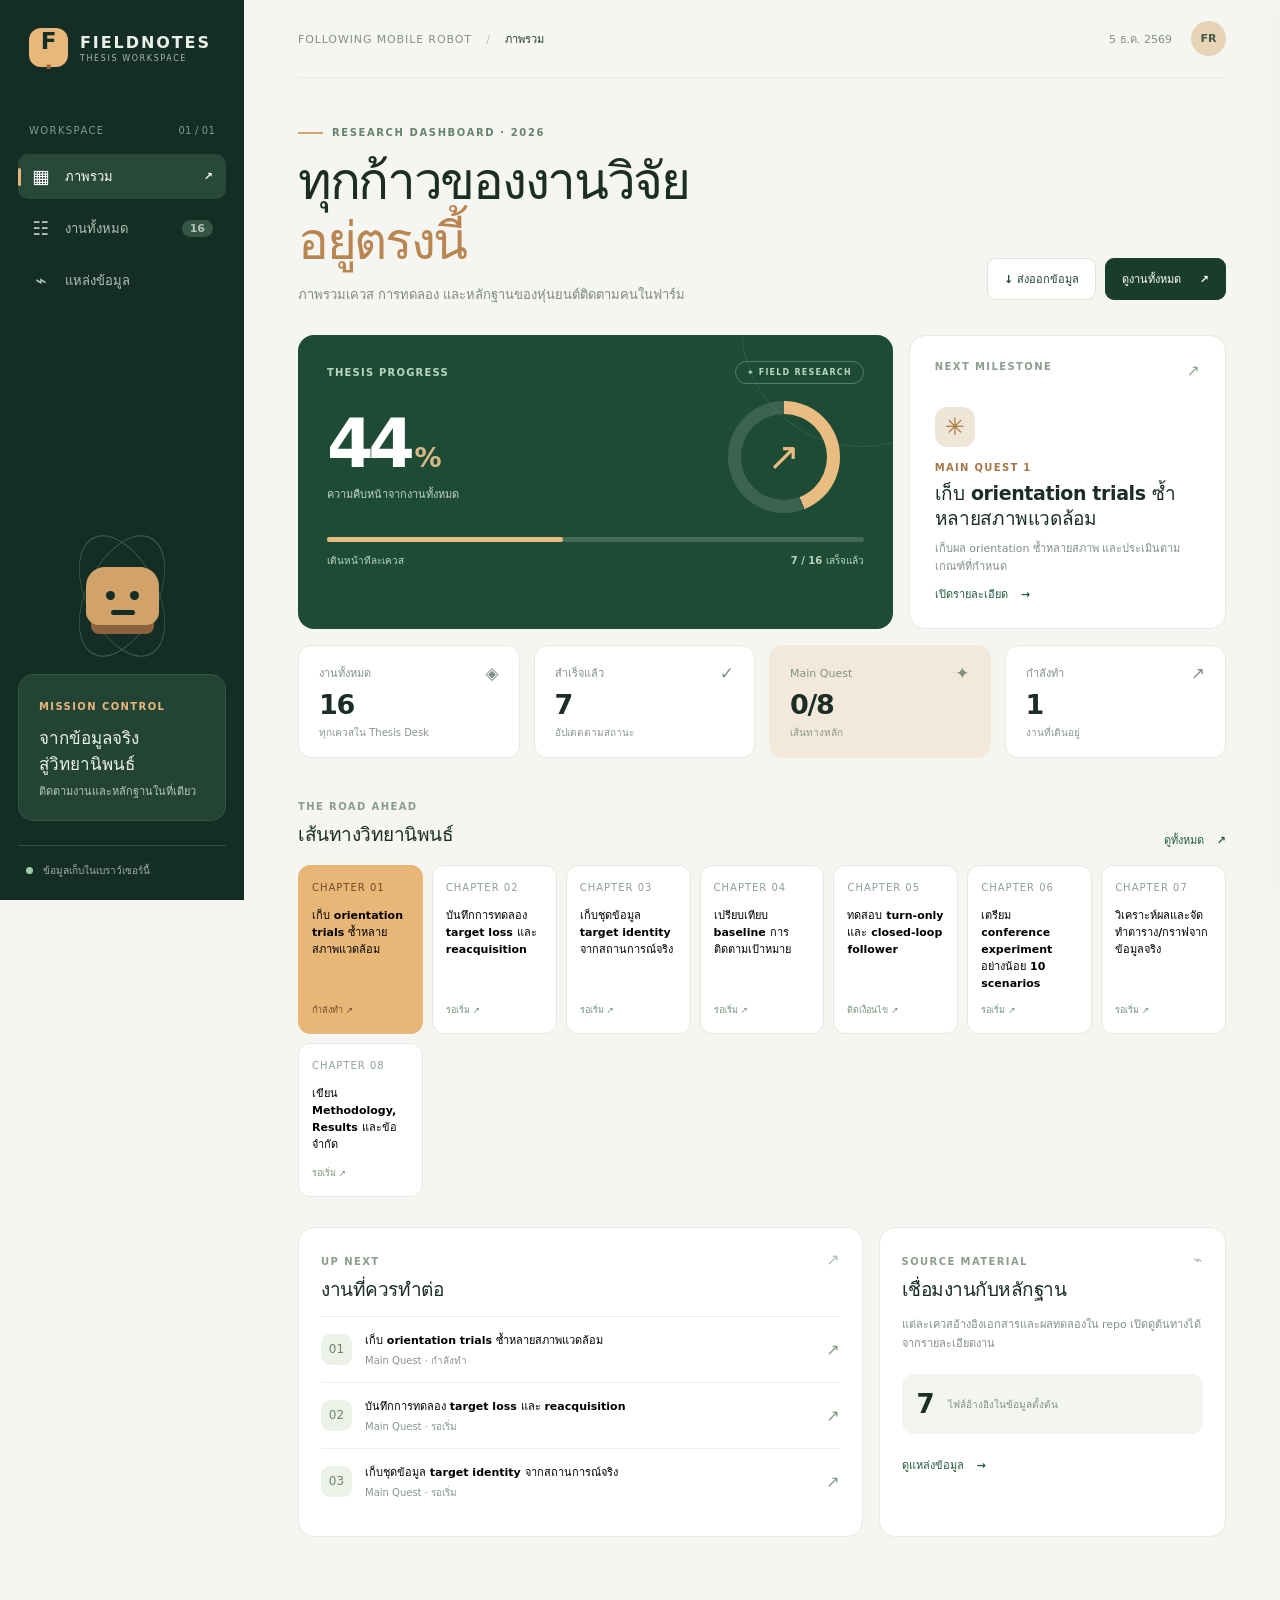
<file: tools/thesis_desk/web_dashboard/index.html>
<!doctype html>
<html lang="th">
<head>
  <meta charset="utf-8">
  <meta name="viewport" content="width=device-width, initial-scale=1">
  <meta name="theme-color" content="#142d25">
  <title>Thesis Field Notes · Following Robot</title>
  <link rel="stylesheet" href="./style.css">
  <script src="./app.js" defer></script>
</head>
<body>
  <div class="shell">
    <aside class="sidebar">
      <a class="brand" href="#overview" aria-label="Thesis Field Notes">
        <span class="brand-mark">F<span>·</span></span>
        <span><strong>FIELDNOTES</strong><small>THESIS WORKSPACE</small></span>
      </a>
      <div class="workspace-label">WORKSPACE <span>01 / 01</span></div>
      <nav aria-label="เมนูหลัก">
        <button class="nav-item active" data-view="overview"><span class="nav-icon">▦</span> ภาพรวม <span class="nav-arrow">↗</span></button>
        <button class="nav-item" data-view="quests"><span class="nav-icon">☷</span> งานทั้งหมด <span class="nav-count" id="navCount">—</span></button>
        <button class="nav-item" data-view="evidence"><span class="nav-icon">⌁</span> แหล่งข้อมูล</button>
      </nav>
      <div class="sidebar-bottom">
        <div class="sidebar-illustration" aria-hidden="true"><div class="orbit orbit-one"></div><div class="orbit orbit-two"></div><div class="bot"><span></span></div></div>
        <div class="sidebar-callout"><span class="eyebrow">MISSION CONTROL</span><strong>จากข้อมูลจริง<br>สู่วิทยานิพนธ์</strong><p>ติดตามงานและหลักฐานในที่เดียว</p></div>
        <div class="sidebar-footer"><span class="status-dot"></span> ข้อมูลเก็บในเบราว์เซอร์นี้</div>
      </div>
    </aside>

    <main class="content">
      <header class="topbar"><div><span class="crumb">FOLLOWING MOBILE ROBOT <span>/</span> <b id="crumbCurrent">ภาพรวม</b></span></div><div class="top-actions"><span id="todayLabel"></span><span class="avatar" title="Thesis workspace">FR</span></div></header>
      <div id="alert" class="alert" role="status" hidden></div>

      <section class="view active" id="view-overview" aria-labelledby="overviewTitle">
        <div class="intro"><div><div class="section-kicker"><span class="kicker-line"></span> RESEARCH DASHBOARD · 2026</div><h1 id="overviewTitle">ทุกก้าวของงานวิจัย<br><em>อยู่ตรงนี้</em></h1><p>ภาพรวมเควส การทดลอง และหลักฐานของหุ่นยนต์ติดตามคนในฟาร์ม</p></div><div class="intro-actions"><button class="button button-light" id="exportBtn">↓ ส่งออกข้อมูล</button><button class="button button-dark" id="openQuests">ดูงานทั้งหมด <span>↗</span></button></div></div>
        <div class="hero-grid"><article class="hero-card"><div class="hero-top"><span>THESIS PROGRESS</span><span class="hero-seal">✦ FIELD RESEARCH</span></div><div class="hero-content"><div><div class="hero-number" id="heroPercent">0<span>%</span></div><p id="heroCaption">กำลังโหลดข้อมูล…</p></div><div class="hero-graphic" aria-hidden="true"><div class="hero-ring" id="heroRing"><div class="hero-ring-inner"><span>↗</span></div></div></div></div><div class="hero-track"><div id="heroTrack"></div></div><div class="hero-bottom"><span>เดินหน้าทีละเควส</span><span id="heroRatio">— / — เสร็จแล้ว</span></div></article><article class="next-card"><div class="card-heading"><span class="eyebrow">NEXT MILESTONE</span><span class="tiny-arrow">↗</span></div><div class="next-icon">✳</div><span class="next-step" id="nextStepLabel">MAIN QUEST</span><h2 id="nextTitle">กำลังโหลด…</h2><p id="nextDescription"></p><button id="nextOpen" class="text-link">เปิดรายละเอียด <span>→</span></button></article></div>
        <div class="metrics" id="metrics"></div>
        <div class="section-heading"><div><span class="eyebrow">THE ROAD AHEAD</span><h2>เส้นทางวิทยานิพนธ์</h2></div><button class="subtle-link" id="roadmapAll">ดูทั้งหมด <span>↗</span></button></div>
        <div class="roadmap" id="roadmap"></div>
        <div class="bottom-grid"><section class="panel"><div class="panel-head"><div><span class="eyebrow">UP NEXT</span><h2>งานที่ควรทำต่อ</h2></div><span class="panel-icon">↗</span></div><div id="upNext"></div></section><section class="panel evidence-panel"><div class="panel-head"><div><span class="eyebrow">SOURCE MATERIAL</span><h2>เชื่อมงานกับหลักฐาน</h2></div><span class="panel-icon">⌁</span></div><p>แต่ละเควสอ้างอิงเอกสารและผลทดลองใน repo เปิดดูต้นทางได้จากรายละเอียดงาน</p><div class="evidence-counter"><strong id="sourceCount">—</strong><span>ไฟล์อ้างอิงในข้อมูลตั้งต้น</span></div><button class="text-link" id="overviewEvidence">ดูแหล่งข้อมูล <span>→</span></button></section></div>
      </section>

      <section class="view" id="view-quests" aria-labelledby="questsTitle"><div class="page-head"><div><span class="section-kicker"><span class="kicker-line"></span> TASK LIBRARY</span><h1 id="questsTitle">งานทั้งหมด</h1><p>จัดการความคืบหน้าและบันทึกของแต่ละเควส</p></div><button class="button button-light" id="resetBtn">↺ คืนค่าข้อมูลตั้งต้น</button></div><div class="filter-bar"><label class="search"><span>⌕</span><input id="searchInput" type="search" placeholder="ค้นหาชื่องาน หมวด หรือหลักฐาน…" autocomplete="off"></label><select id="typeFilter" aria-label="ประเภทเควส"><option value="all">ทุกประเภท</option><option value="Main Quest">Main Quest</option><option value="Side Quest">Side Quest</option></select><select id="statusFilter" aria-label="สถานะ"><option value="all">ทุกสถานะ</option></select></div><div class="list-meta"><span id="resultCount"></span><span>คลิกงานเพื่อดูและแก้ไข</span></div><div class="task-list" id="taskList"></div></section>

      <section class="view" id="view-evidence" aria-labelledby="evidenceTitle"><div class="page-head"><div><span class="section-kicker"><span class="kicker-line"></span> EVIDENCE INDEX</span><h1 id="evidenceTitle">แหล่งข้อมูล</h1><p>เอกสารที่เควสอ้างถึงในข้อมูลตั้งต้นของ Thesis Desk</p></div></div><div class="evidence-note"><strong>อ้างอิงจาก repo</strong><p>รายการนี้ดึงจากช่อง source ของ <code>thesis_data.json</code> โดยตรง ผลทดลองจำลองและผลบนหุ่นจริงควรระบุแยกกันในรายงาน</p></div><div id="evidenceList" class="evidence-list"></div></section>
    </main>
  </div>

  <div class="drawer-backdrop" id="drawerBackdrop" hidden></div><aside class="drawer" id="taskDrawer" aria-label="รายละเอียดงาน" aria-hidden="true"><div class="drawer-top"><span class="eyebrow">QUEST DETAILS</span><button class="icon-button" id="closeDrawer" aria-label="ปิด">×</button></div><div id="drawerContent"></div></aside>
  <div class="toast" id="toast" role="status" aria-live="polite"></div>
</body>
</html>
</file>
<file: tools/thesis_desk/web_dashboard/style.css>
:root{font-family:system-ui,'Noto Sans Thai',sans-serif;color:#1b2d25;background:#f5f6f1;font-synthesis:none}*{box-sizing:border-box}body{margin:0}button,input,select,textarea{font:inherit}button{cursor:pointer}button:focus-visible,a:focus-visible,input:focus-visible,select:focus-visible,textarea:focus-visible{outline:3px solid #d9a867;outline-offset:3px}.shell{display:grid;grid-template-columns:244px minmax(0,1fr);min-height:100vh}.sidebar{background:#142d25;color:#e9f0e7;padding:28px 18px 22px;display:flex;flex-direction:column;position:sticky;top:0;height:100vh}.brand{display:flex;gap:12px;align-items:center;padding:0 11px;color:inherit;text-decoration:none}.brand-mark{background:#e8b779;color:#142d25;width:39px;height:39px;border-radius:12px;display:grid;place-items:center;font-size:23px;font-weight:700}.brand-mark span{color:#9b6231}.brand strong{display:block;font-size:16px;letter-spacing:.12em}.brand small{display:block;font-size:8px;letter-spacing:.2em;color:#a4b9aa;margin-top:2px}.workspace-label{display:flex;justify-content:space-between;color:#819c8c;font-size:10px;letter-spacing:.14em;margin:58px 11px 18px}.workspace-label span{letter-spacing:.02em}.sidebar nav{display:grid;gap:7px}.nav-item{border:0;background:transparent;color:#b1c4b5;text-align:left;padding:12px 13px;border-radius:10px;display:flex;align-items:center;gap:14px;font-size:13px;font-weight:600;width:100%}.nav-item:hover,.nav-item.active{background:#28483a;color:#fff}.nav-item.active:before{content:'';width:3px;height:18px;background:#e4b67c;position:absolute;left:18px;border-radius:2px}.nav-icon{width:20px;text-align:center;font-size:19px;line-height:1}.nav-arrow,.nav-count{margin-left:auto;font-size:11px}.nav-count{background:#365645;padding:2px 8px;border-radius:9px}.sidebar-bottom{margin-top:auto}.sidebar-illustration{height:156px;position:relative;overflow:hidden;display:grid;place-items:center}.orbit{position:absolute;border:1px solid #426550;border-radius:50%;width:130px;height:130px}.orbit-one{transform:rotate(-26deg) scaleX(.55)}.orbit-two{transform:rotate(26deg) scaleX(.55)}.bot{height:58px;width:73px;border-radius:19px 19px 13px 13px;background:#d1a36b;position:relative;box-shadow:0 14px 0 -5px #8d633f}.bot:before,.bot:after{content:'';position:absolute;background:#142d25;border-radius:50%;width:9px;height:9px;top:24px}.bot:before{left:20px}.bot:after{right:20px}.bot span{position:absolute;width:24px;height:5px;border-radius:4px;background:#142d25;bottom:10px;left:25px}.sidebar-callout{background:#234335;border:1px solid #315642;border-radius:15px;padding:20px}.eyebrow{font-size:10px;letter-spacing:.14em;font-weight:700;color:#8b9d8f}.sidebar-callout .eyebrow{color:#e8b779}.sidebar-callout strong{display:block;font-size:17px;line-height:1.5;margin:12px 0 5px}.sidebar-callout p{font-size:11px;color:#b6c8b9;margin:0}.sidebar-footer{border-top:1px solid #315141;margin-top:24px;padding:17px 8px 0;color:#9eb4a2;font-size:10px}.status-dot{display:inline-block;background:#9bd0a7;width:7px;height:7px;border-radius:50%;margin-right:7px}.content{min-width:0;max-width:1600px;width:100%;margin:auto;padding:0 54px 80px}.topbar{height:78px;border-bottom:1px solid #e5e9e0;display:flex;justify-content:space-between;align-items:center;color:#829187;font-size:11px;letter-spacing:.08em}.crumb span{margin:0 10px;color:#b3beb5}.crumb b{color:#243c2f;letter-spacing:0}.top-actions{display:flex;align-items:center;gap:19px;letter-spacing:0}.avatar{width:35px;height:35px;border-radius:50%;background:#e7d4b7;color:#435847;display:grid;place-items:center;font-weight:700;font-size:11px}.view{display:none}.view.active{display:block}.intro{display:flex;justify-content:space-between;align-items:end;gap:30px;padding:49px 0 30px}.section-kicker{display:flex;align-items:center;gap:9px;font-size:10px;font-weight:700;letter-spacing:.16em;color:#64836c}.kicker-line{height:2px;width:25px;background:#d4a36a}.intro h1,.page-head h1{font-weight:700;font-size:clamp(34px,4vw,55px);line-height:1.17;letter-spacing:-.045em;margin:14px 0 12px}.intro h1 em{font-style:normal;color:#b98651}.intro p,.page-head p{color:#7d8980;font-size:13px;margin:0}.intro-actions{display:flex;gap:9px;padding-bottom:5px}.button{border:1px solid #dce4da;border-radius:9px;padding:11px 16px;font-size:11px;font-weight:700;white-space:nowrap}.button-light{background:#fff;color:#244131}.button-dark{background:#193d2c;color:#fff;border-color:#193d2c}.button span{margin-left:15px}.button:hover{transform:translateY(-1px);box-shadow:0 5px 14px #1a39201a}.hero-grid{display:grid;grid-template-columns:minmax(0,1.5fr) minmax(270px,.8fr);gap:16px}.hero-card{background:#1d4b35;border-radius:16px;padding:26px 29px;color:#fff;min-height:252px;position:relative;overflow:hidden}.hero-card:before{content:'';position:absolute;width:240px;height:240px;border:1px solid #ffffff18;border-radius:50%;right:-90px;top:-130px}.hero-top,.hero-bottom{display:flex;justify-content:space-between;align-items:center;font-size:10px;letter-spacing:.12em;font-weight:700;color:#b9d6bd}.hero-seal{border:1px solid #ffffff42;border-radius:30px;padding:6px 11px;font-size:8px}.hero-content{display:flex;align-items:center;justify-content:space-between;margin:17px 0 9px}.hero-number{font-size:67px;letter-spacing:-.08em;line-height:1;font-weight:700}.hero-number span{font-size:27px;margin-left:5px;color:#d9b987}.hero-content p{color:#c1d5c4;font-size:11px;margin:7px 0 0}.hero-graphic{margin-right:24px}.hero-ring{width:112px;height:112px;border-radius:50%;background:conic-gradient(#e9bc82 0%,#ffffff22 0%);display:grid;place-items:center}.hero-ring-inner{background:#1d4b35;border-radius:50%;width:86px;height:86px;display:grid;place-items:center;color:#e9bc82;font-size:39px}.hero-track{height:5px;border-radius:10px;background:#ffffff2c;margin:24px 0 11px}.hero-track div{height:100%;background:#e9bc82;border-radius:10px}.hero-bottom{letter-spacing:0;font-size:10px}.next-card,.panel{background:#fff;border:1px solid #e6eae1;border-radius:16px}.next-card{padding:25px;display:flex;flex-direction:column}.card-heading,.panel-head{display:flex;justify-content:space-between;align-items:start}.tiny-arrow{color:#91aa92}.next-icon{border-radius:12px;background:#f0e6d8;color:#a8763d;width:40px;height:40px;display:grid;place-items:center;font-size:24px;margin-top:27px}.next-step{color:#a77847;font-size:10px;letter-spacing:.13em;font-weight:700;margin-top:15px}.next-card h2{font-size:19px;line-height:1.35;letter-spacing:-.02em;margin:8px 0}.next-card p{color:#829088;font-size:11px;line-height:1.6;margin:0 0 10px;max-width:260px}.text-link,.subtle-link{border:0;background:none;color:#255a3f;padding:0;font-size:11px;font-weight:700;text-align:left}.text-link span,.subtle-link span{margin-left:9px}.next-card .text-link{margin-top:auto}.metrics{display:grid;grid-template-columns:repeat(4,1fr);gap:14px;margin-top:16px}.metric{background:#fff;border:1px solid #e6eae1;border-radius:13px;padding:17px 20px}.metric-head{display:flex;align-items:center;justify-content:space-between;color:#819188;font-size:11px}.metric-head span{font-size:17px}.metric strong{display:block;font-size:27px;letter-spacing:-.05em;margin:6px 0 1px}.metric small{font-size:10px;color:#8a968d}.metric.accent{background:#f3e9da;border-color:#f3e9da}.section-heading{display:flex;align-items:end;justify-content:space-between;margin:37px 0 16px}.section-heading h2,.panel h2{margin:5px 0 0;font-size:19px;letter-spacing:-.025em}.roadmap{display:grid;grid-template-columns:repeat(7,1fr);gap:9px}.roadmap-card{background:#fff;border:1px solid #e3e9df;border-radius:12px;min-height:154px;text-align:left;padding:16px 13px;display:flex;flex-direction:column;transition:.15s}.roadmap-card:hover,.task-row:hover{border-color:#9ab59e;transform:translateY(-2px)}.roadmap-card.done{background:#eff5ed}.roadmap-card.current{background:#e8b778;border-color:#e8b778}.roadmap-num{font-size:10px;letter-spacing:.1em;color:#8ca096}.roadmap-card.current .roadmap-num{color:#6d4c27}.roadmap-card strong{font-size:11px;line-height:1.55;margin-top:14px}.roadmap-state{font-size:9px;color:#75947d;margin-top:auto;padding-top:10px}.roadmap-card.current .roadmap-state{color:#6d4c27}.bottom-grid{display:grid;grid-template-columns:1.3fr .8fr;gap:16px;margin-top:30px}.panel{padding:22px}.panel-icon{color:#b0bdb0}.next-row{display:flex;align-items:center;gap:13px;padding:14px 0;border-top:1px solid #edf0ea;width:100%;text-align:left;background:none;border-left:0;border-right:0;border-bottom:0}.next-row:first-child{margin-top:12px}.next-row .round-index{width:31px;height:31px;border-radius:9px;background:#edf2e9;display:grid;place-items:center;color:#6d8a6e;font-size:12px}.next-row strong{font-size:11px;display:block}.next-row small{font-size:10px;color:#87968a}.next-row .row-arrow{margin-left:auto;color:#7d9b82}.evidence-panel p{font-size:11px;line-height:1.8;color:#839086}.evidence-counter{margin:20px 0;background:#f2f6ef;border-radius:12px;padding:15px;display:flex;align-items:center;gap:13px}.evidence-counter strong{font-size:26px}.evidence-counter span{font-size:10px;color:#819185}.page-head{display:flex;justify-content:space-between;align-items:end;padding:44px 0 25px}.page-head h1{margin-bottom:8px}.filter-bar{display:flex;gap:11px;margin-bottom:20px}.search{display:flex;align-items:center;gap:10px;background:#fff;border:1px solid #e3e9df;border-radius:9px;padding:0 14px;flex:1;color:#74907b}.search span{font-size:24px}.search input{border:0;outline:0;background:none;width:100%;padding:13px 0;font-size:12px;color:#213d2e}.filter-bar select{background:#fff;border:1px solid #e3e9df;border-radius:9px;padding:0 13px;min-width:130px;color:#284533;font-size:11px}.list-meta{display:flex;justify-content:space-between;color:#8b988c;font-size:10px;margin-bottom:10px}.task-list{display:grid;gap:9px}.task-row{border:1px solid #e4e9e0;border-radius:11px;background:#fff;padding:16px 18px;display:grid;grid-template-columns:34px 1fr auto 22px;gap:14px;align-items:center;text-align:left;transition:.15s}.task-index{width:32px;height:32px;border-radius:9px;background:#f1f3ec;display:grid;place-items:center;color:#66806a;font-size:12px}.task-row strong{display:block;font-size:12px}.task-row small{display:block;color:#92a096;font-size:10px;margin-top:4px}.pill{border-radius:20px;background:#edf4ec;color:#4f805b;padding:6px 10px;font-size:10px;white-space:nowrap}.pill.progress{background:#fff2dd;color:#a17332}.pill.wait{background:#f0f1ee;color:#78867b}.pill.blocked{background:#fbece7;color:#a96a53}.pill.paused{background:#e9eef2;color:#6b7c91}.row-arrow{color:#97a99b}.evidence-note{background:#e7eee4;padding:19px 22px;border-radius:12px;margin-bottom:22px}.evidence-note strong{font-size:12px}.evidence-note p{font-size:11px;line-height:1.7;color:#6e846f;margin:4px 0 0}.evidence-note code{font-size:10px}.evidence-list{display:grid;grid-template-columns:repeat(2,1fr);gap:12px}.source-card{background:#fff;border:1px solid #e3e9df;border-radius:11px;padding:17px}.source-card strong{font-size:11px;display:block;overflow-wrap:anywhere}.source-card small{color:#8d9b8e;font-size:10px}.source-card .source-tasks{color:#2e6845;font-size:10px;margin-top:12px}.drawer-backdrop{position:fixed;inset:0;background:#10231988;z-index:20}.drawer{position:fixed;right:0;top:0;bottom:0;width:min(440px,100vw);z-index:21;background:#fff;box-shadow:-15px 0 50px #132e2622;padding:28px;overflow:auto;transform:translateX(110%);transition:transform .22s}.drawer.open{transform:translateX(0)}.drawer-top{display:flex;justify-content:space-between;align-items:center}.icon-button{border:0;background:#f0f3ee;border-radius:9px;width:32px;height:32px;font-size:23px;color:#345744}.drawer-kicker{margin:35px 0 10px;color:#ad8055;font-size:10px;font-weight:700;letter-spacing:.12em}.drawer h2{font-size:24px;line-height:1.4;margin:0 0 17px}.drawer-summary{font-size:12px;line-height:1.8;color:#718074}.form-group{margin-top:23px}.form-group label{display:block;color:#6a7c6e;font-size:10px;font-weight:700;margin-bottom:8px}.form-group select,.form-group input,.form-group textarea{width:100%;border:1px solid #e1e8df;border-radius:8px;background:#fbfcf9;padding:11px;font-size:12px;color:#263d2d}.form-group textarea{min-height:115px;resize:vertical;line-height:1.6}.drawer-source{margin:22px 0;padding:16px;background:#f3f6f0;border-radius:10px}.drawer-source strong{font-size:11px}.drawer-source p{font-size:10px;line-height:1.7;overflow-wrap:anywhere;color:#718677}.drawer-source a{display:block;color:#2c6b47;margin:6px 0}.drawer-actions{display:flex;justify-content:flex-end;gap:9px;margin-top:24px}.alert{margin-top:20px;background:#fff0dd;color:#7e562e;padding:12px 15px;border-radius:9px;font-size:11px}.toast{position:fixed;bottom:25px;right:25px;background:#1d4b35;color:#fff;border-radius:9px;padding:11px 17px;font-size:11px;box-shadow:0 8px 24px #122f2740;opacity:0;pointer-events:none;transform:translateY(10px);transition:.2s;z-index:30}.toast.show{opacity:1;transform:translateY(0)}@media(max-width:1150px){.content{padding:0 28px 55px}.roadmap{grid-template-columns:repeat(4,1fr)}.hero-grid{grid-template-columns:1.3fr 1fr}}@media(max-width:800px){.shell{display:block}.sidebar{height:auto;position:relative;padding:15px;display:block}.brand{display:inline-flex}.workspace-label,.sidebar-bottom{display:none}.sidebar nav{display:flex;overflow:auto;margin-top:15px}.nav-item{white-space:nowrap;width:auto}.nav-item.active:before{display:none}.content{padding:0 17px 50px}.topbar{height:54px}.intro{padding-top:32px;display:block}.intro-actions{margin-top:21px}.hero-grid,.bottom-grid{grid-template-columns:1fr}.metrics{grid-template-columns:repeat(2,1fr)}.roadmap{grid-template-columns:repeat(2,1fr)}.filter-bar{flex-wrap:wrap}.search{flex-basis:100%}.evidence-list{grid-template-columns:1fr}}@media(max-width:430px){.hero-graphic{margin-right:0}.hero-ring{height:83px;width:83px}.hero-ring-inner{width:63px;height:63px}.hero-number{font-size:52px}.task-row{grid-template-columns:30px 1fr 19px}.task-row .pill{grid-column:2;justify-self:start}.task-row .row-arrow{grid-column:3;grid-row:1}.top-actions #todayLabel{display:none}}
</file>
